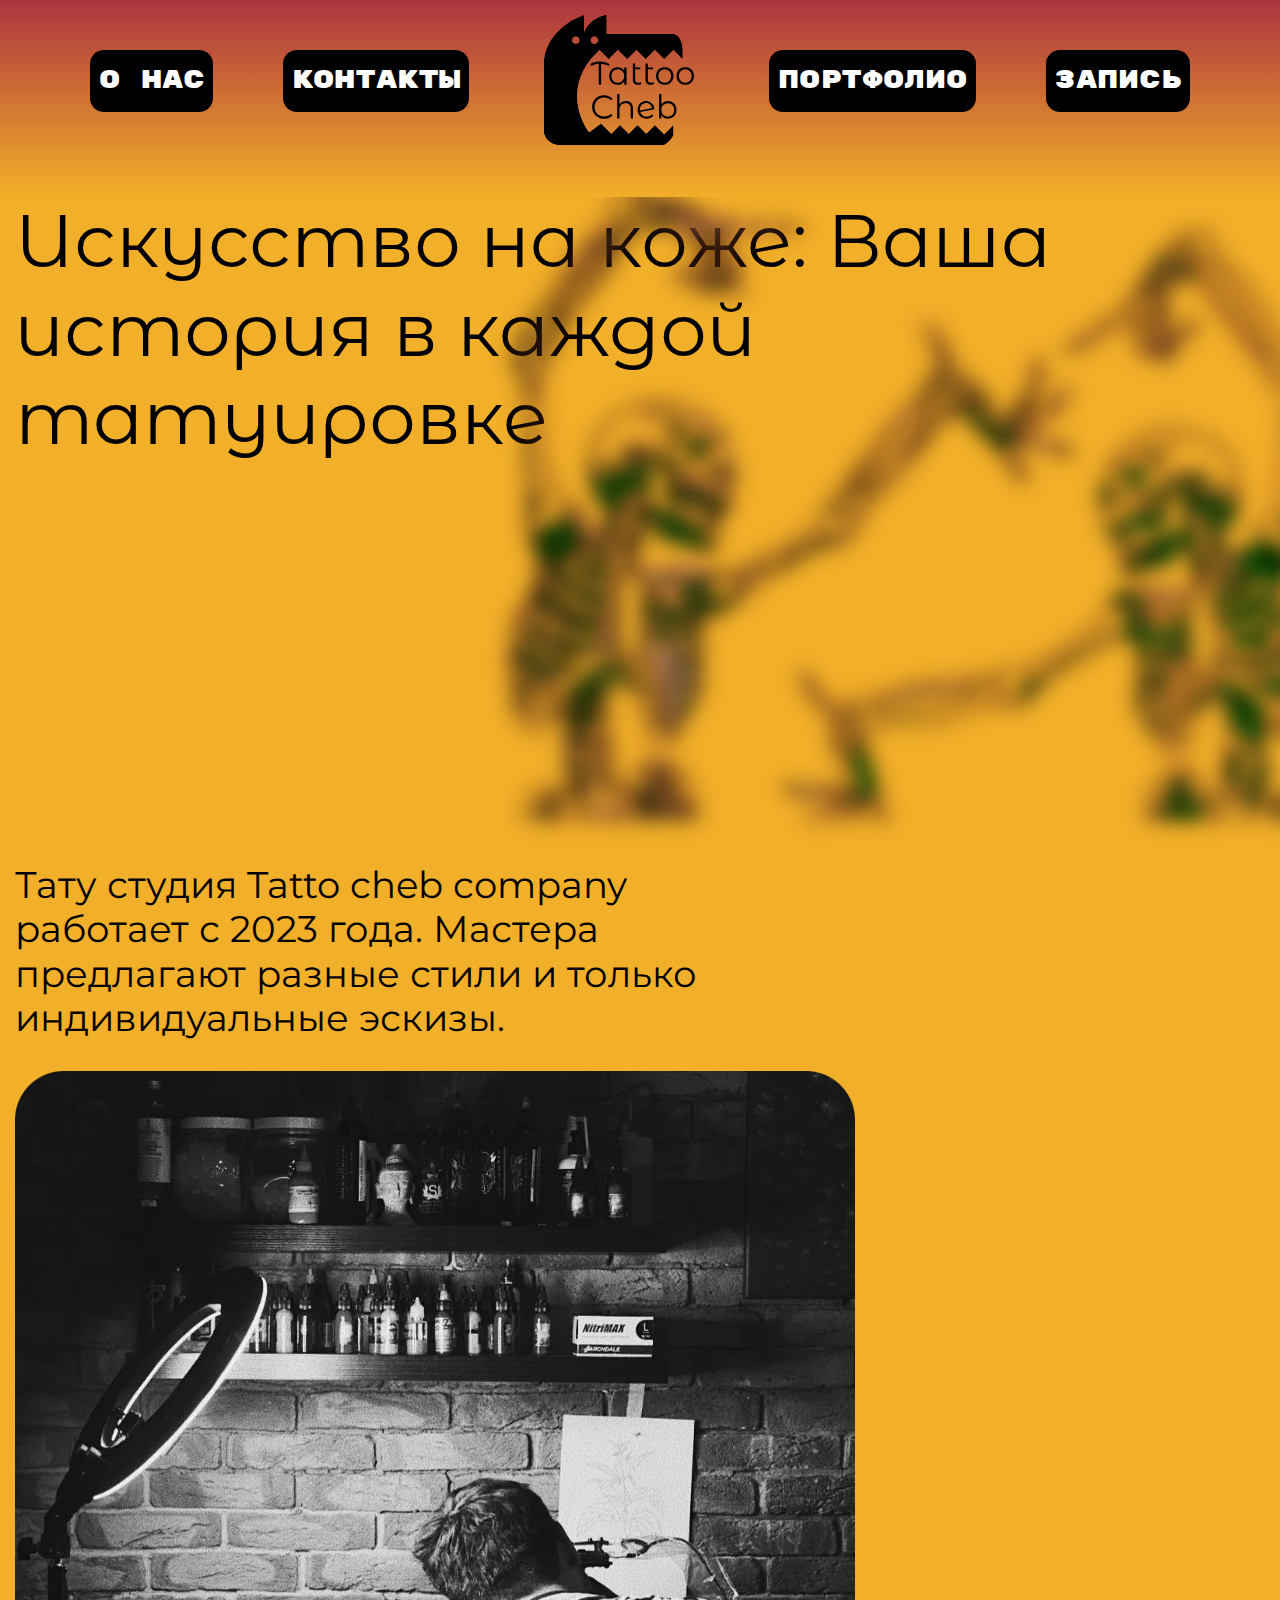
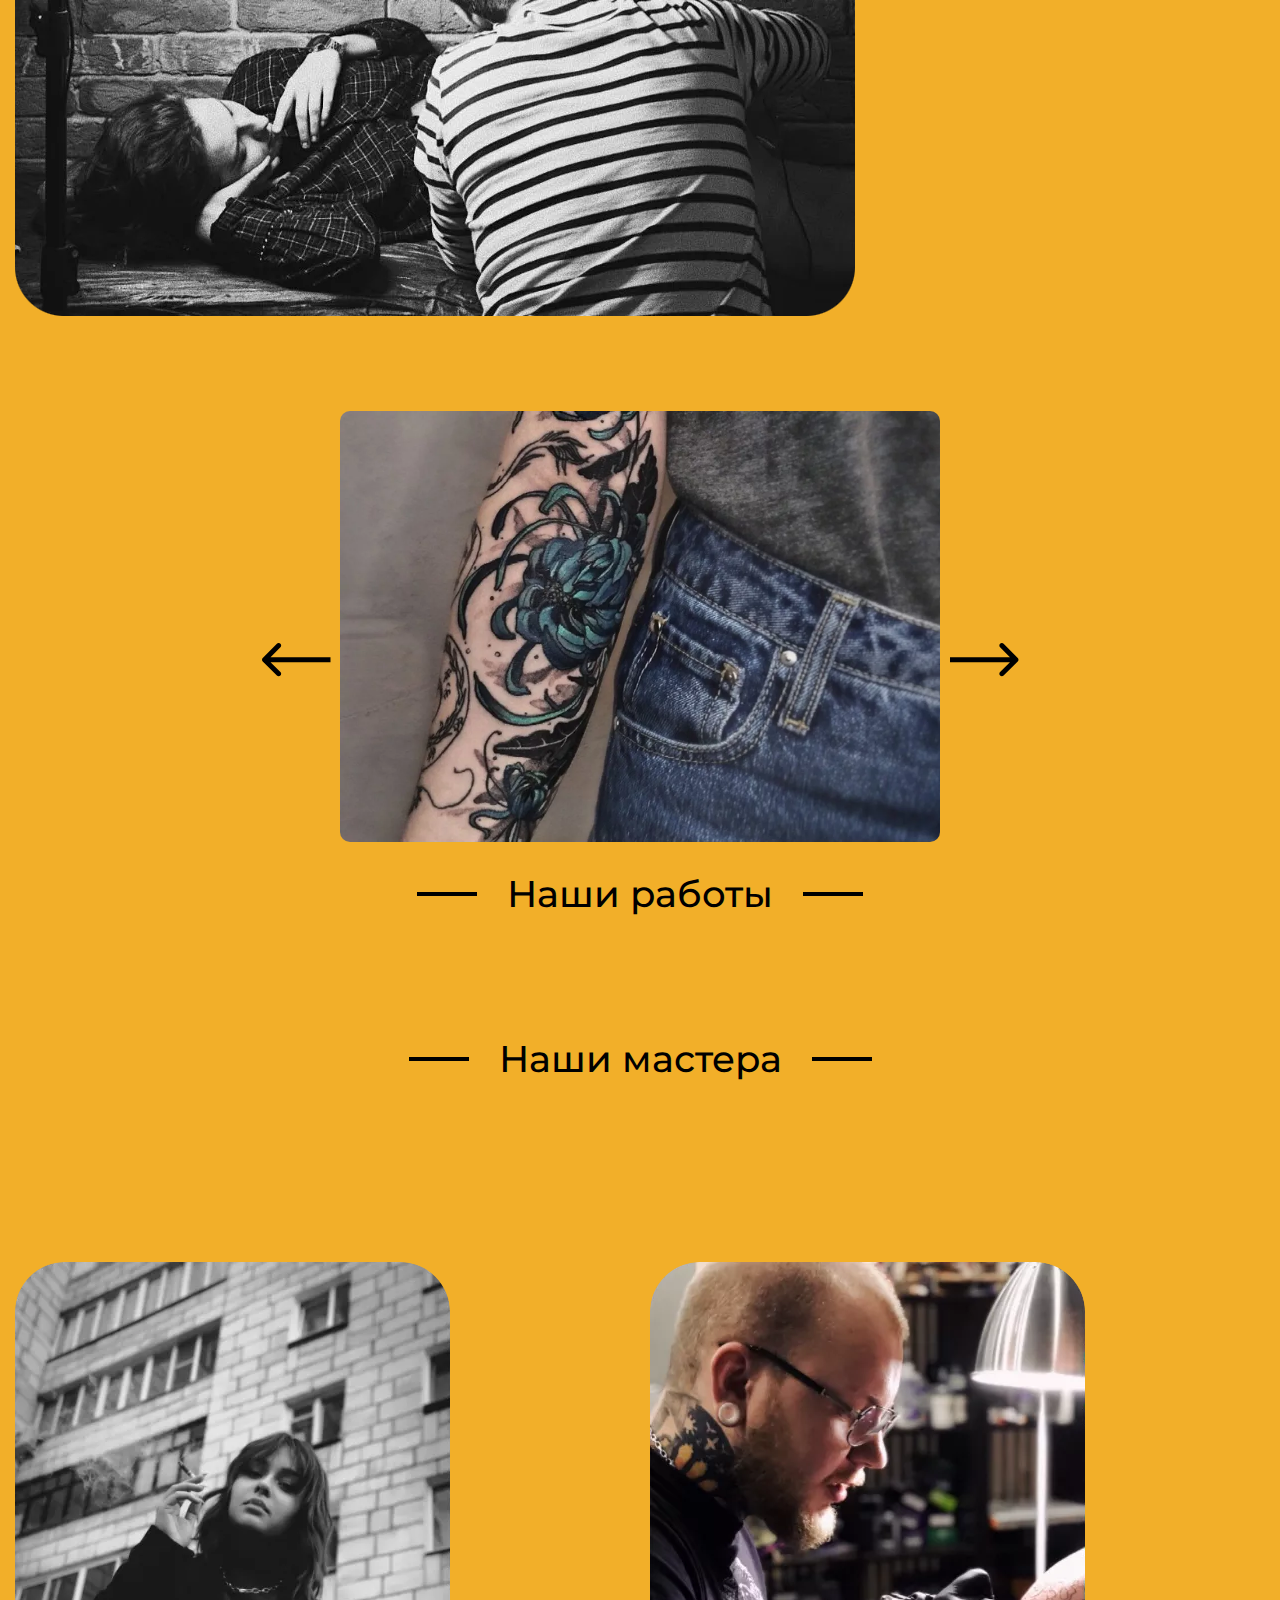
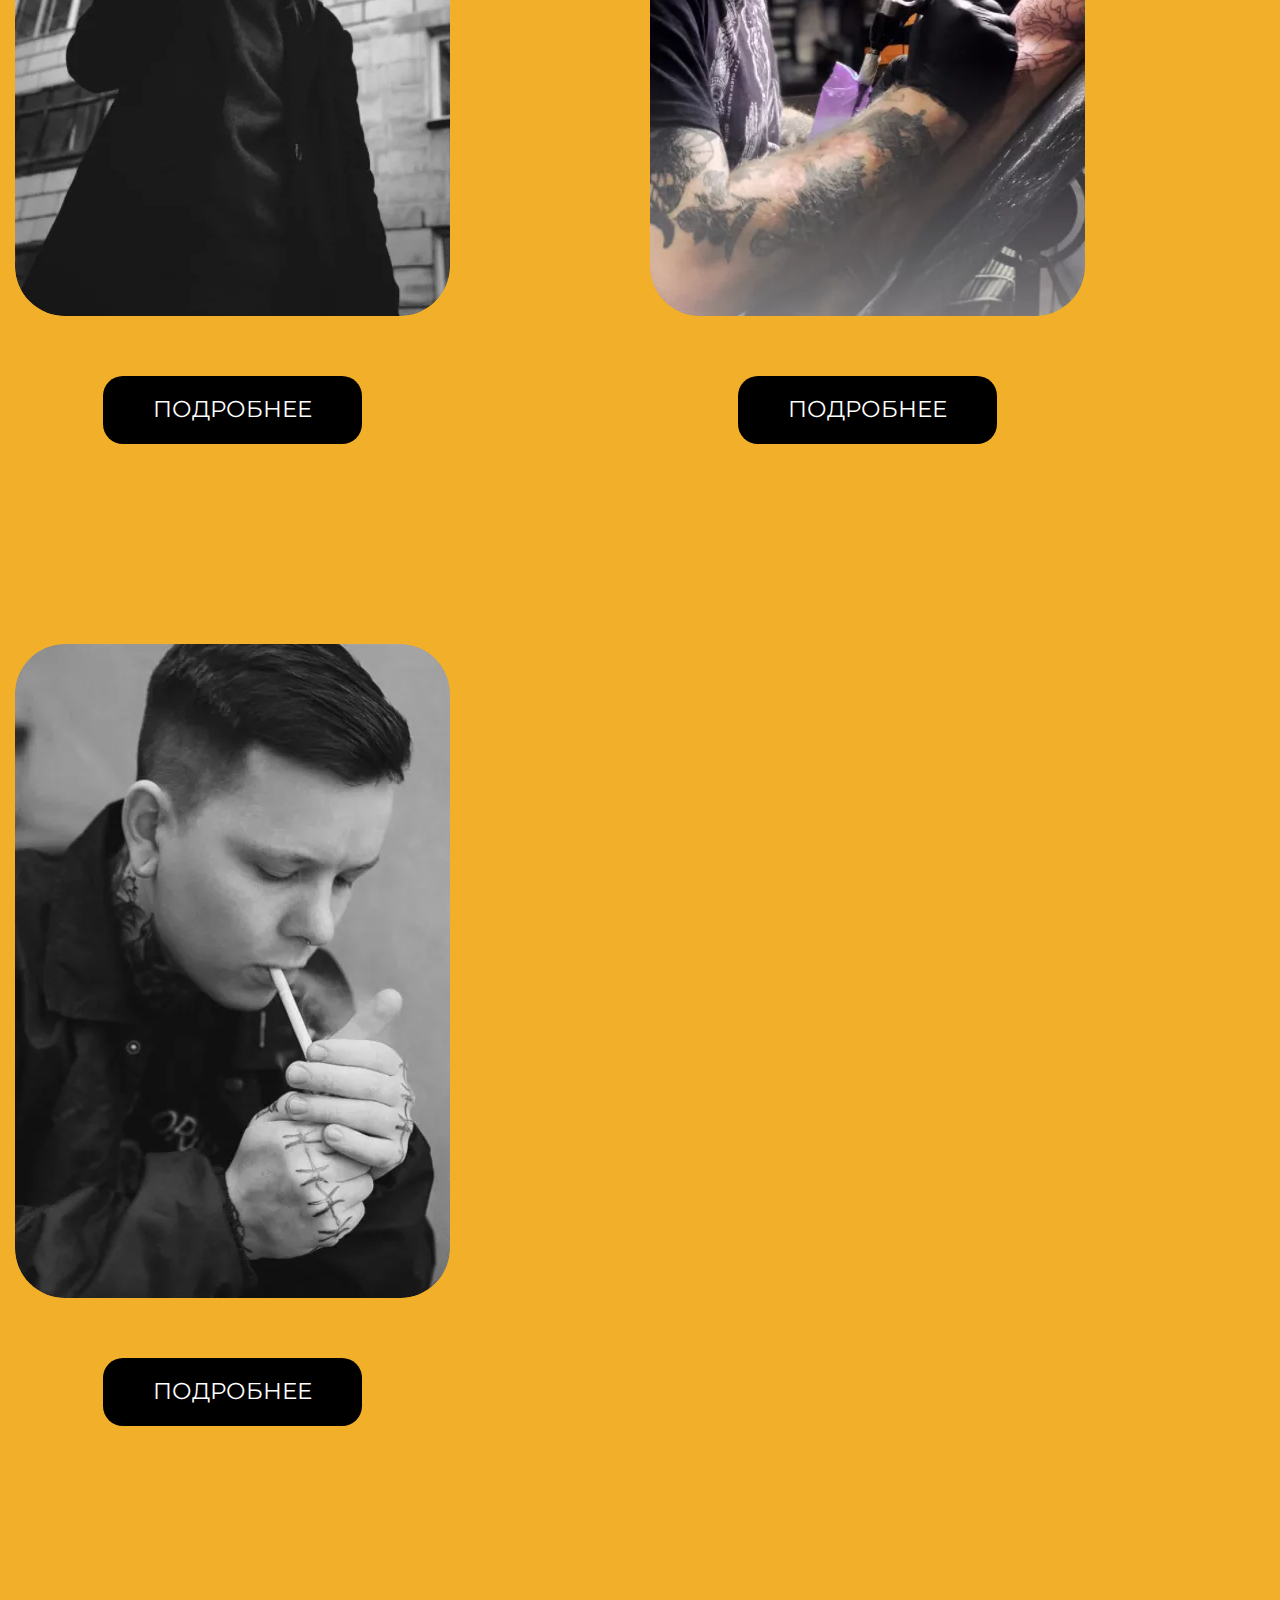
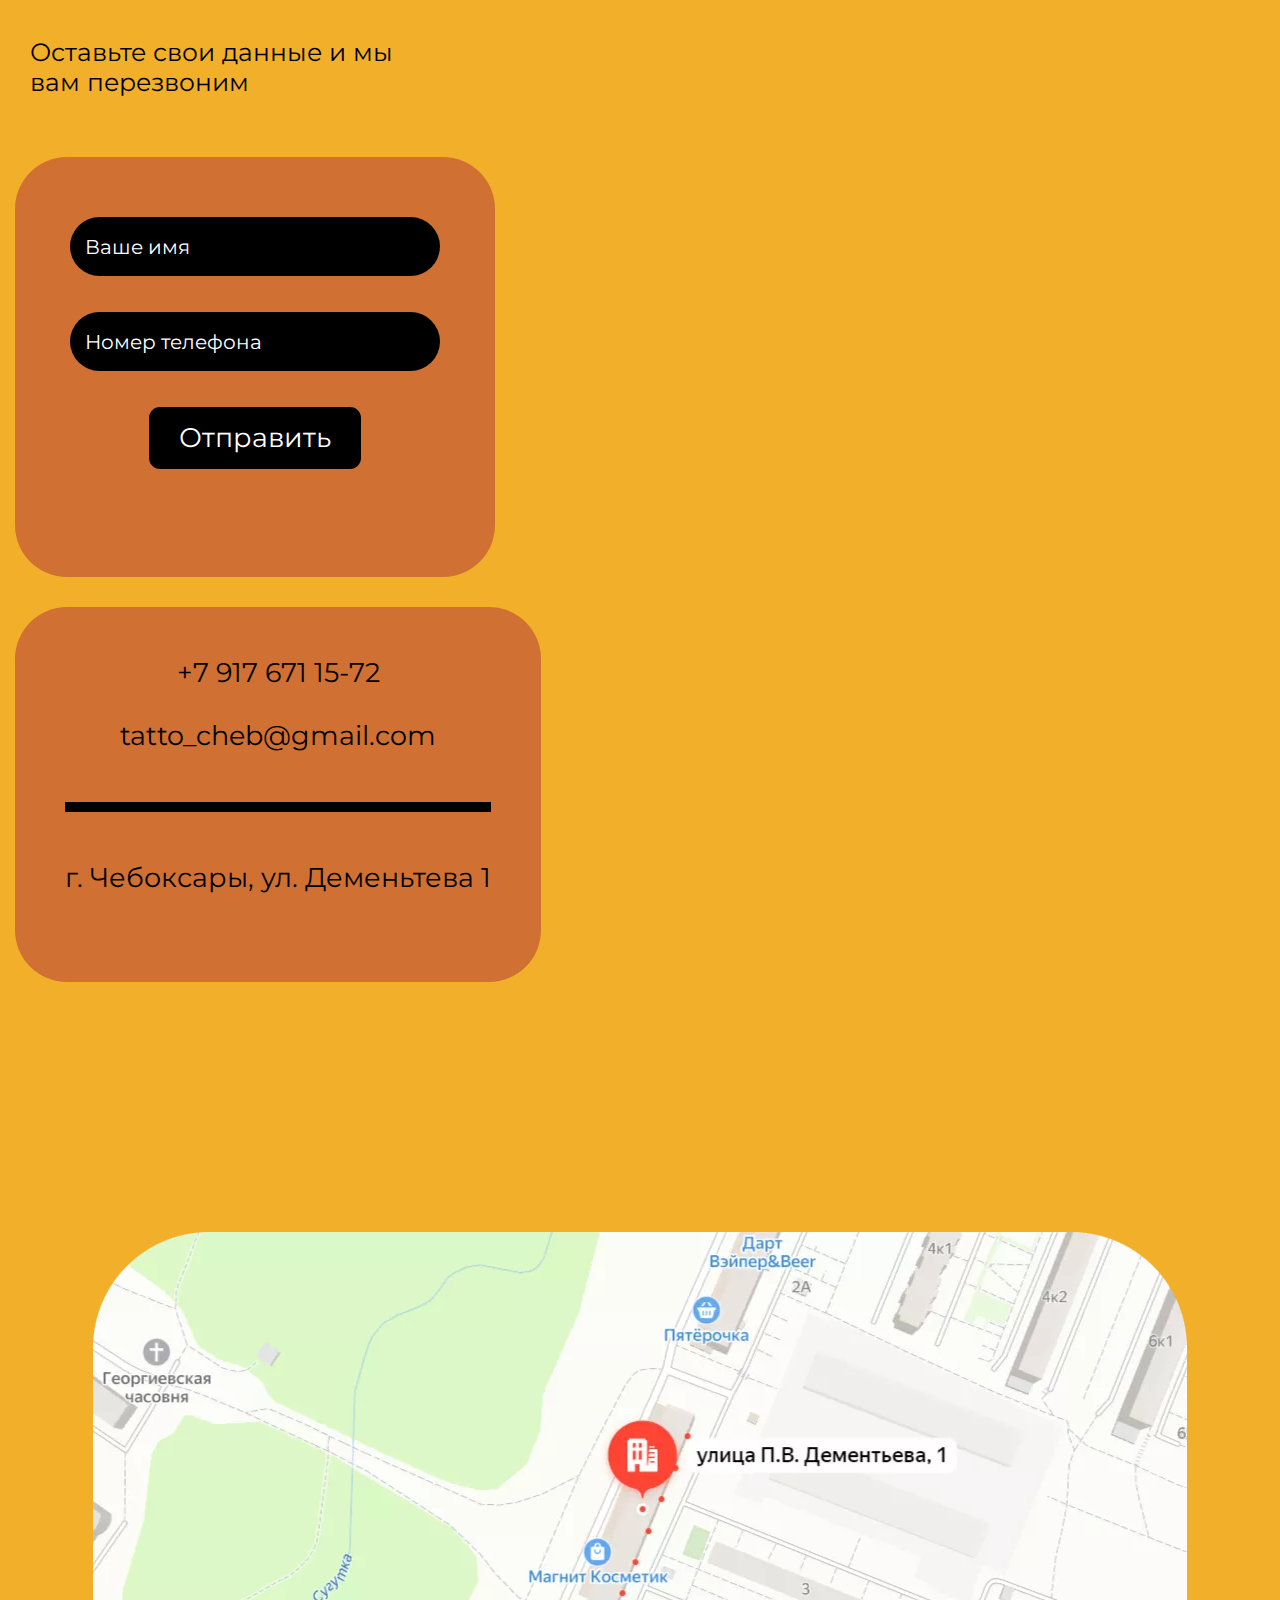
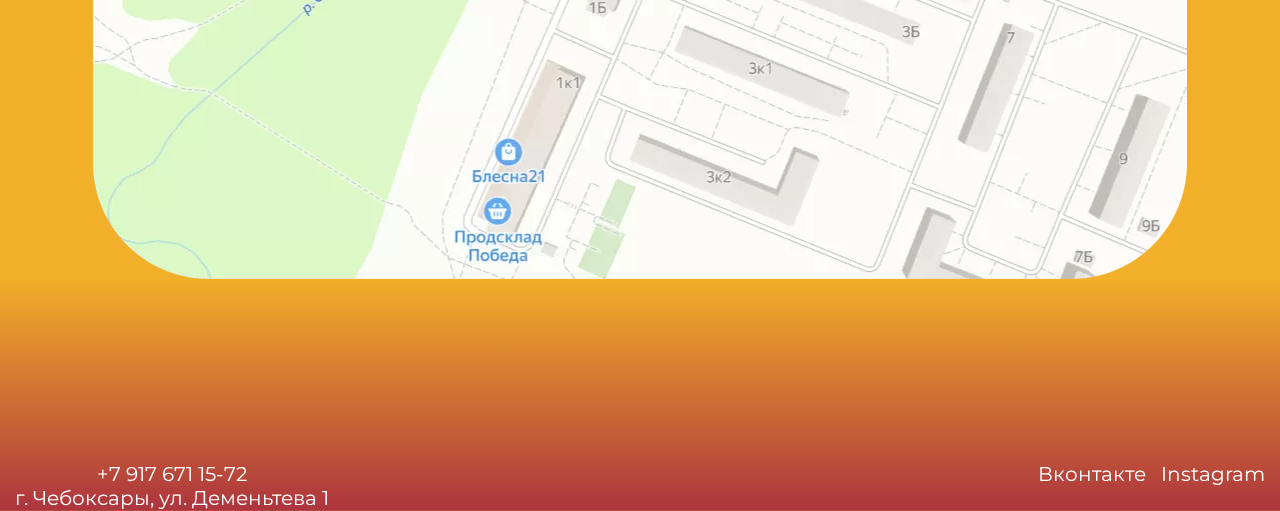
<file: index.html>
<!DOCTYPE html>
<html lang="ru">
<head>
    <meta charset="UTF-8">
    <meta name="viewport" content="width=device-width, initial-scale=1.0">
    <meta name="description" content="tattoo">
    <title>tattoo</title>
    <link rel="shortcut icon" href="./image/tattoo cheb company.svg" type="image/x-icon"/> <!-- иконка на вкладку-->	
    <link rel="stylesheet" href="./css/main.css">
</head>
<body>
<!-- Используйте для изображений WebP вместо JPEG или PNG . -->
   <!-- минимальное размер шрифта должен быть 12px -->
   <header class="header">
		<div class="header__menu menu">
			<div class="menu__icon">
				<span></span>
				<span></span>
				<span></span>
			</div>
			<nav class="menu__body">
				<ul class="menu__list">
					<li class="menu__item"><a href="#about" class="menu__link"> О нас</a></li>
					<li class="menu__item"><a href="#contacts" class="menu__link">Контакты</a></li>
				<li class="menu__item"><a href="" class="header__logo"><img src="./image/logo.svg" alt="лого" width="150" height="150" loading="lazy"></a></li>
				<li class="menu__item"><a href="#portfolio" class="menu__link">Портфолио</a></li>
				<li class="menu__item"><a href="#contacts-form" class="menu__link">запись</a></li>
				</ul>
				</nav>

		</div>
		<a href="/" class="header-logo"><img src="./image/logo.svg" alt="лого" width="150" height="15 0" loading="lazy"></a>
	</header>
  <main class="main">
	<section class="hero">
		<div class="container">
			<h1 class="hero__title">Искусство на коже: 
				Ваша история 
				в каждой 
				татуировке</h1>
		</div>
		<img src="./image/skelet.webp" alt="Скелеты" width="1016" height="724" class="hero__dekor" loading="lazy">
	</section>
	<section class="company"  id="about">	
		<h2 class="visually-hidden">О нас</h2>
		<div class="container">
			<div class="company-block">
			<div class="company-des">
<p>Тату студия Tatto cheb company работает с 2023 года. Мастера предлагают разные стили и только индивидуальные эскизы.</p>
			</div>
			<img src="./image/studio.webp" alt="Студия" width="840" height="845" class="company__img" loading="lazy">
			</div>
		</div>
	</section>
	<section class="slider-tattoo" id="portfolio">
		<div class="slider-container">
			<div class="slider">
			  <img class="slider__img" src="./image/tatto.webp" alt="татуировка" width="1066" height="765" loading="lazy">
			  <img class="slider__img" src="./image/tatto2.webp" alt="татуировка" width="1181" height="710" loading="lazy">
			  <img class="slider__img" src="./image/tatto.webp" alt="татуировка" width="1066" height="765" loading="lazy">  
			</div>
			<button class="prev-button" aria-label="Посмотреть предыдущий слайд"><svg width="68.510254" height="33.304688" viewBox="0 0 68.5103 33.3047" fill="none" xmlns="http://www.w3.org/2000/svg" xmlns:xlink="http://www.w3.org/1999/xlink">
				<defs/>
				<path  d="M8.54 19.15L18.42 29.02C19.41 30.01 19.41 31.57 18.42 32.56C17.43 33.55 15.87 33.55 14.88 32.56L0.74 18.42C-0.25 17.43 -0.25 15.87 0.74 14.88L14.88 0.74C15.87 -0.25 17.43 -0.25 18.42 0.74C19.41 1.73 19.41 3.28 18.42 4.27L8.54 14.15L68.51 14.15L68.51 19.15L8.54 19.15Z" fill="#000000" fill-opacity="1.000000" fill-rule="evenodd"/>
			</svg>
			</button>
			<button class="next-button" aria-label="Посмотреть следующий слайд"><svg width="68.510239" height="33.304688" viewBox="0 0 68.5102 33.3047" fill="none" xmlns="http://www.w3.org/2000/svg" xmlns:xlink="http://www.w3.org/1999/xlink">
				<defs/>
				<path  d="M59.96 14.15L50.09 4.27C49.1 3.28 49.1 1.73 50.09 0.74C51.08 -0.25 52.63 -0.25 53.62 0.74L67.76 14.88C68.75 15.87 68.75 17.43 67.76 18.42L53.62 32.56C52.63 33.55 51.08 33.55 50.09 32.56C49.1 31.57 49.1 30.01 50.09 29.02L59.96 19.15L0 19.15L0 14.15L59.96 14.15Z" fill="#000000" fill-opacity="1.000000" fill-rule="evenodd"/>
			</svg>
			</button>
			
		</div>
		
		  <div class="slider-tatto-block">
		  <h2 class="slider-tatto-block__title">Наши работы</h2>
		  </div>
		
	</section>
	<article class="master">
<div class="container">
	<div class="slider-tatto-block">
		<h2 class="slider-tatto-block__title slider-tatto-block__title2">Наши мастера</h2>
		</div>
	<ul class="master-cards">
		<li class="master-cards__item">
			<img src="./image/master.webp" alt="мастер" class="master-cards__img" width="435" height="654" loading="lazy">
			<a href="./details.html" class="master-cards__link">Подробнее</a>
		</li>
		<li class="master-cards__item">
			<img src="./image/master2.webp" alt="мастер" class="master-cards__img" width="435" height="654" loading="lazy">
			<a href="./details.html" class="master-cards__link">Подробнее</a>
		</li>
		<li class="master-cards__item">
			<img src="./image/master3.webp" alt="мастер" class="master-cards__img" width="435" height="654" loading="lazy">
			<a href="./details.html" class="master-cards__link">Подробнее</a>
		</li>
	</ul>
</div>
	</article>
	<article class="inform" id="contacts">
		<div class="container">
			<h3 class="inform__title">Оставьте свои данные 
				и мы вам перезвоним</h3>
				<div class="inform-block">
<form  class="form" id="contacts-form">
	<label for="name" class="form__label">
		<input type="text" placeholder="Ваше имя" id="name">
	</label>
	<label for="phone" class="form__label">
		<input type="tel" placeholder="Номер телефона" id="phone">
	</label>
<button class="form__button" type="button">Отправить</button>
</form>
<div class="contacts">
	<a href="tel:+79176711572" class="contacts__tel">+7 917 671 15-72
	</a>
	<a href="mailto:tatto_cheb@gmail.com" class="contacts__mail">tatto_cheb@gmail.com</a>
	<span class="contacts__line"></span>
	<address class="contacts__address">г. Чебоксары, ул. Деменьтева 1</address>
</div>
				</div>


		</div>
	</article>
	<section class="map">
		<h3 class="visually-hidden">карта</h3>
		<div class="container">
			<img src="./image/map.webp" alt="карта" class="map__img" width="1094" height="647">
		</div>
	</section>
  </main>
  <footer class="footer">
	<div class="container">
		<div class="footer-block">
			<address class="footer-block__address">
				<a href="tel:+79176711572" class="contacts__tel">+7 917 671 15-72</a>
				<p>г. Чебоксары, ул. Деменьтева 1</p>
			</address>
<div class="social">
	<a href="/" class="social__link">Вконтакте </a>
	<a href="/" class="social__link"> Instagram</a>
</div>
		</div>
	</div>
  </footer>

    <script src="./JavaScript/main.js"></script>
</body>
</html>
</file>
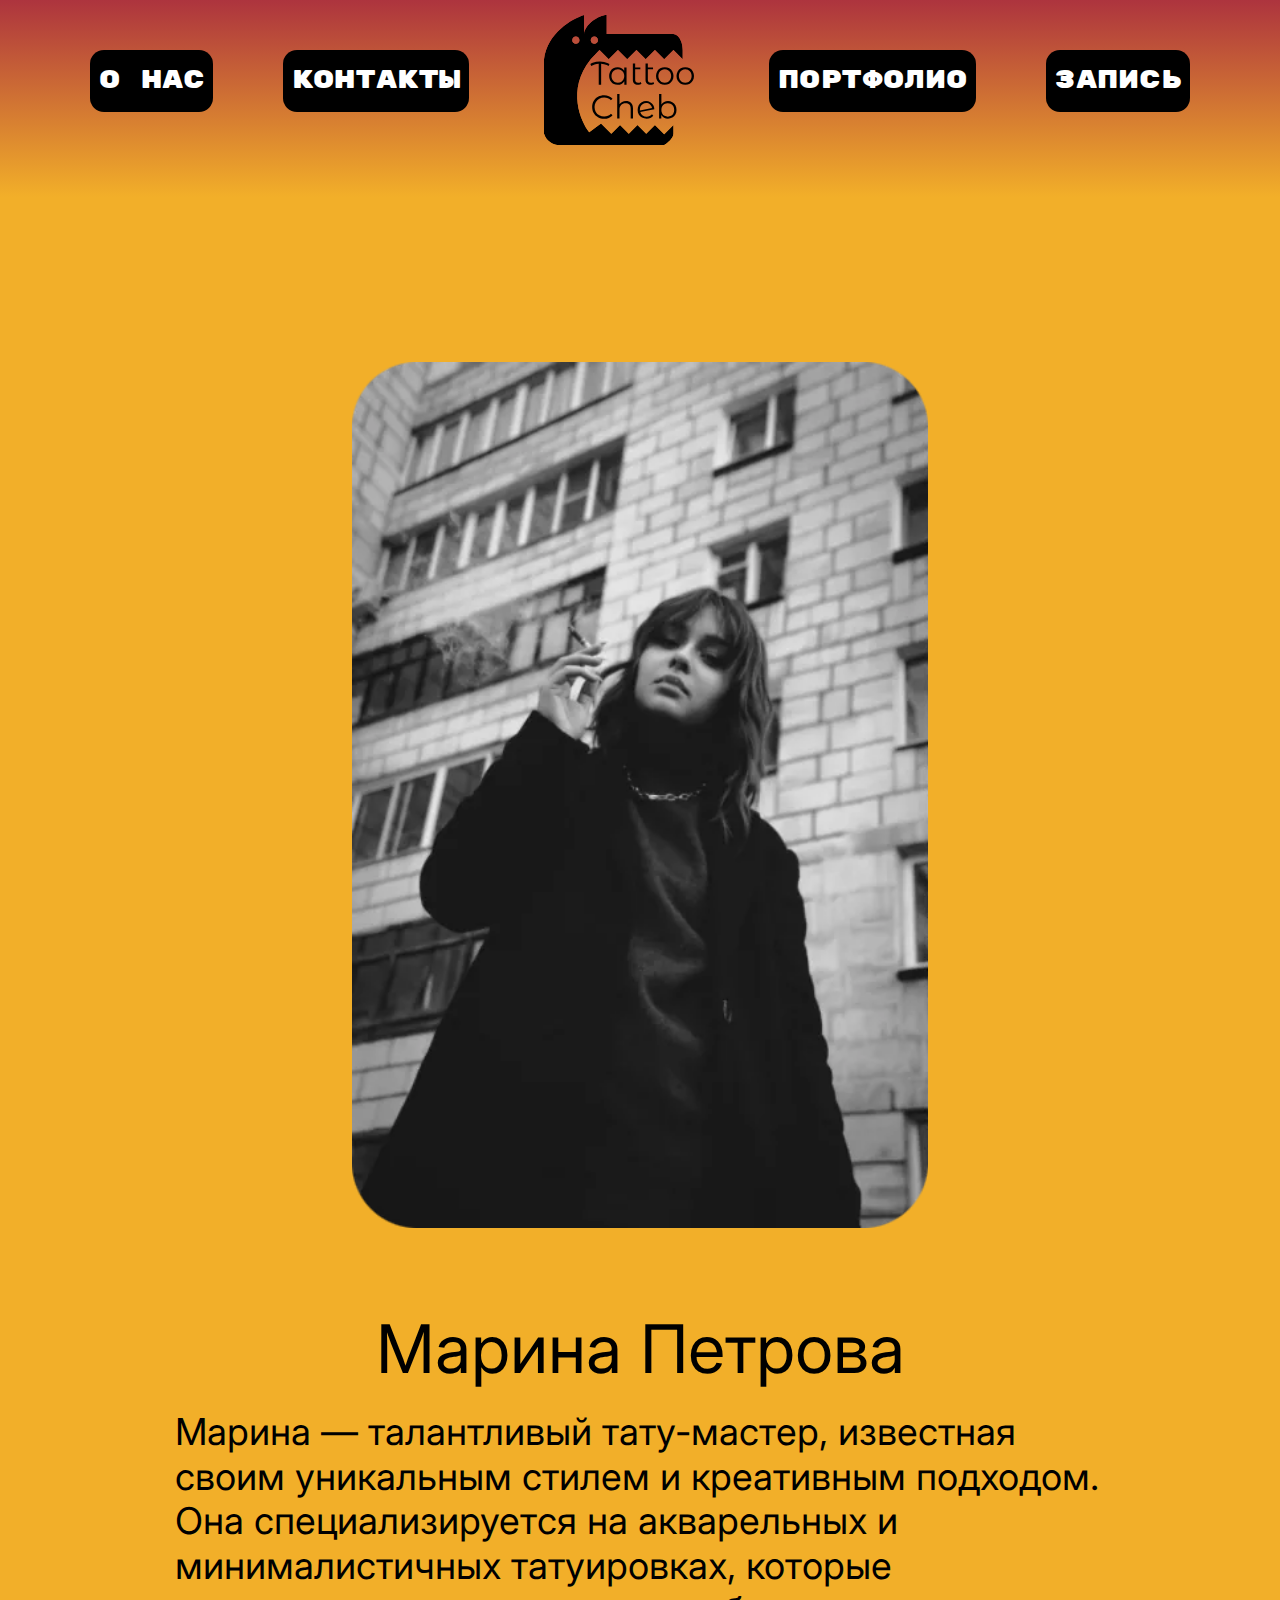
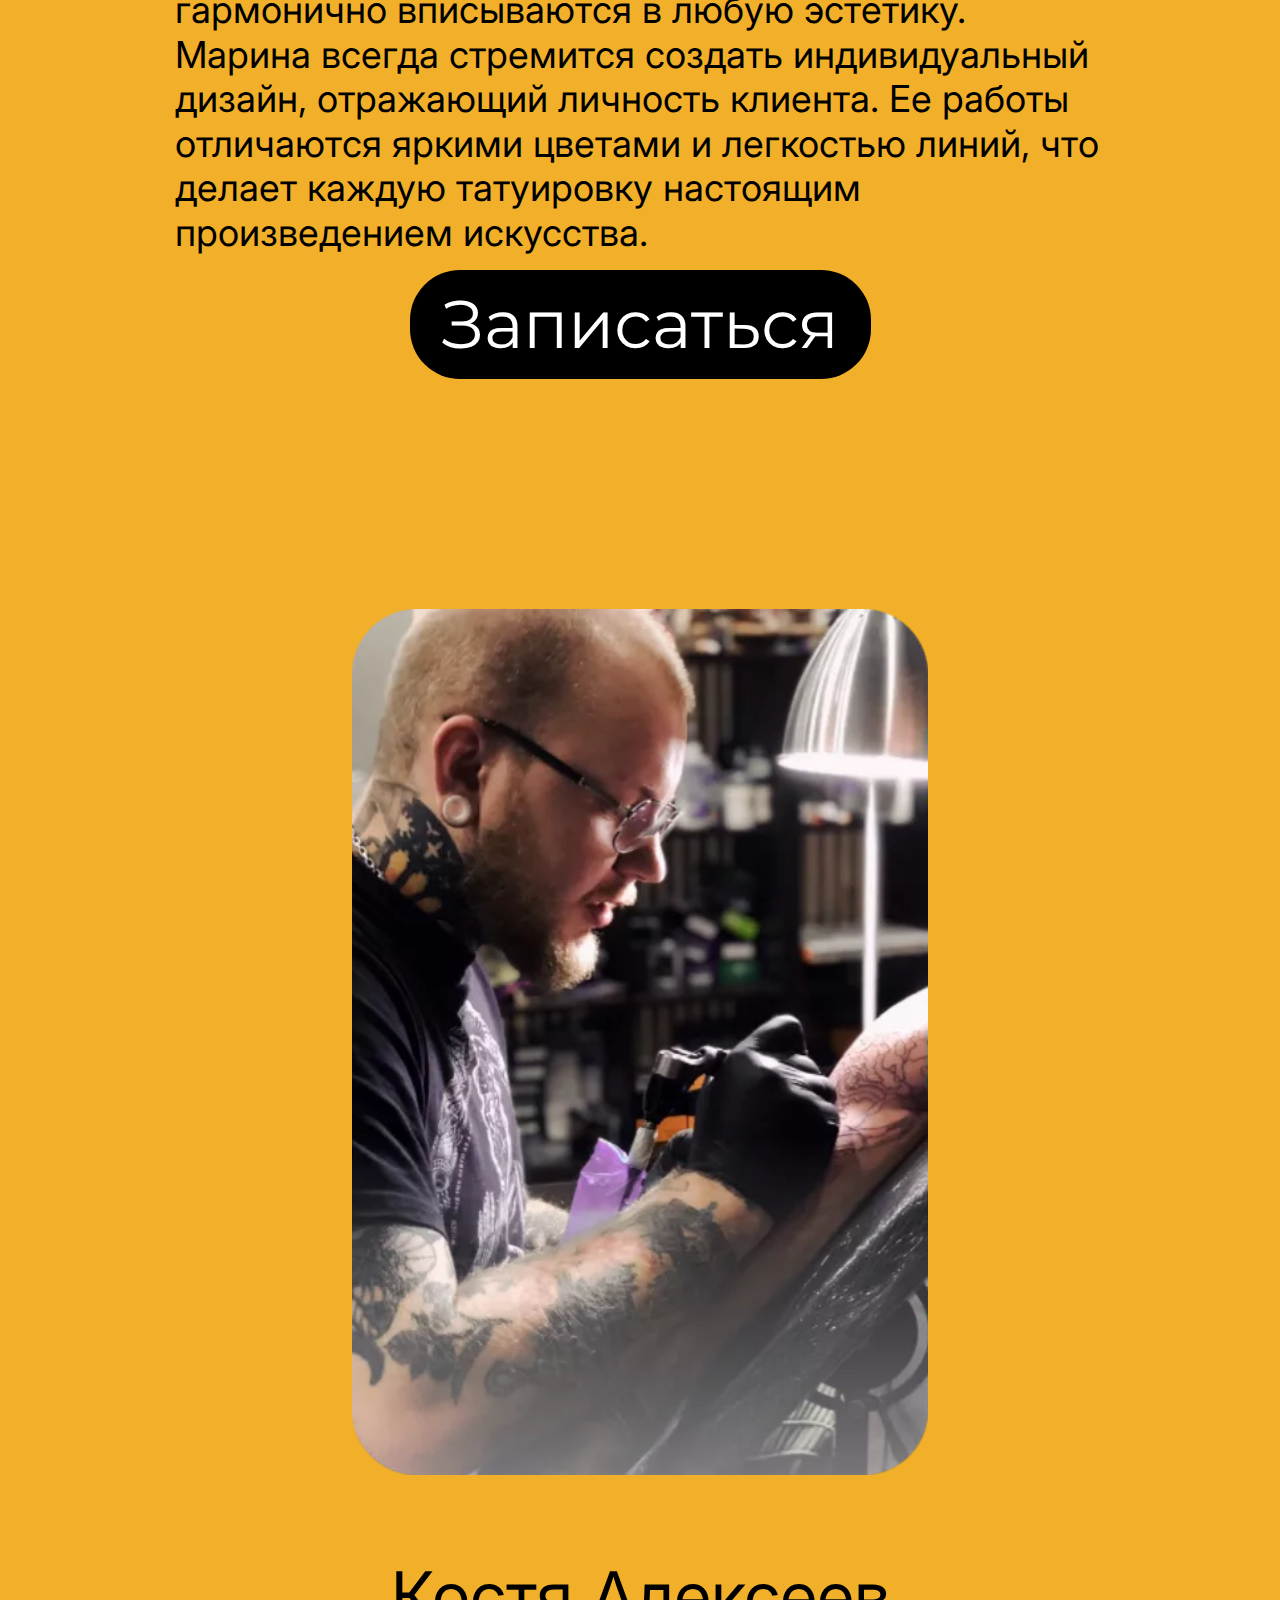
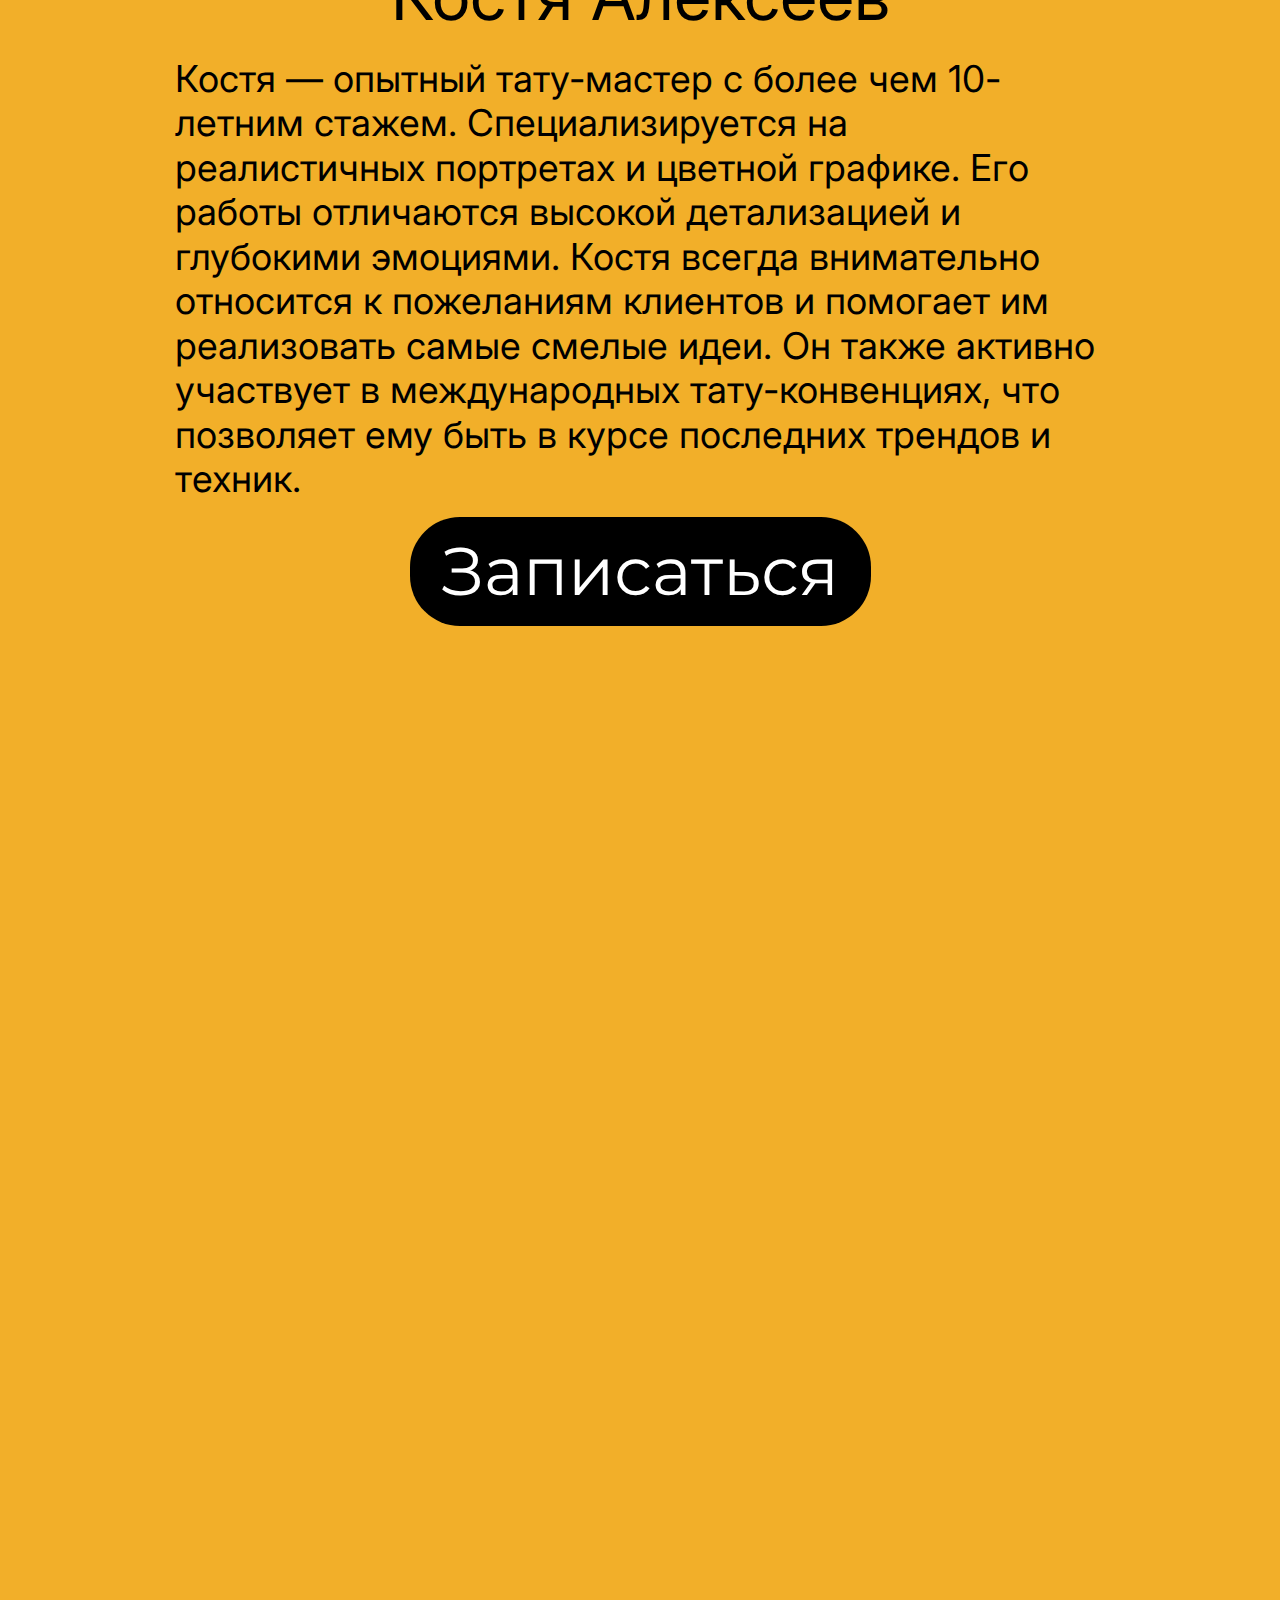
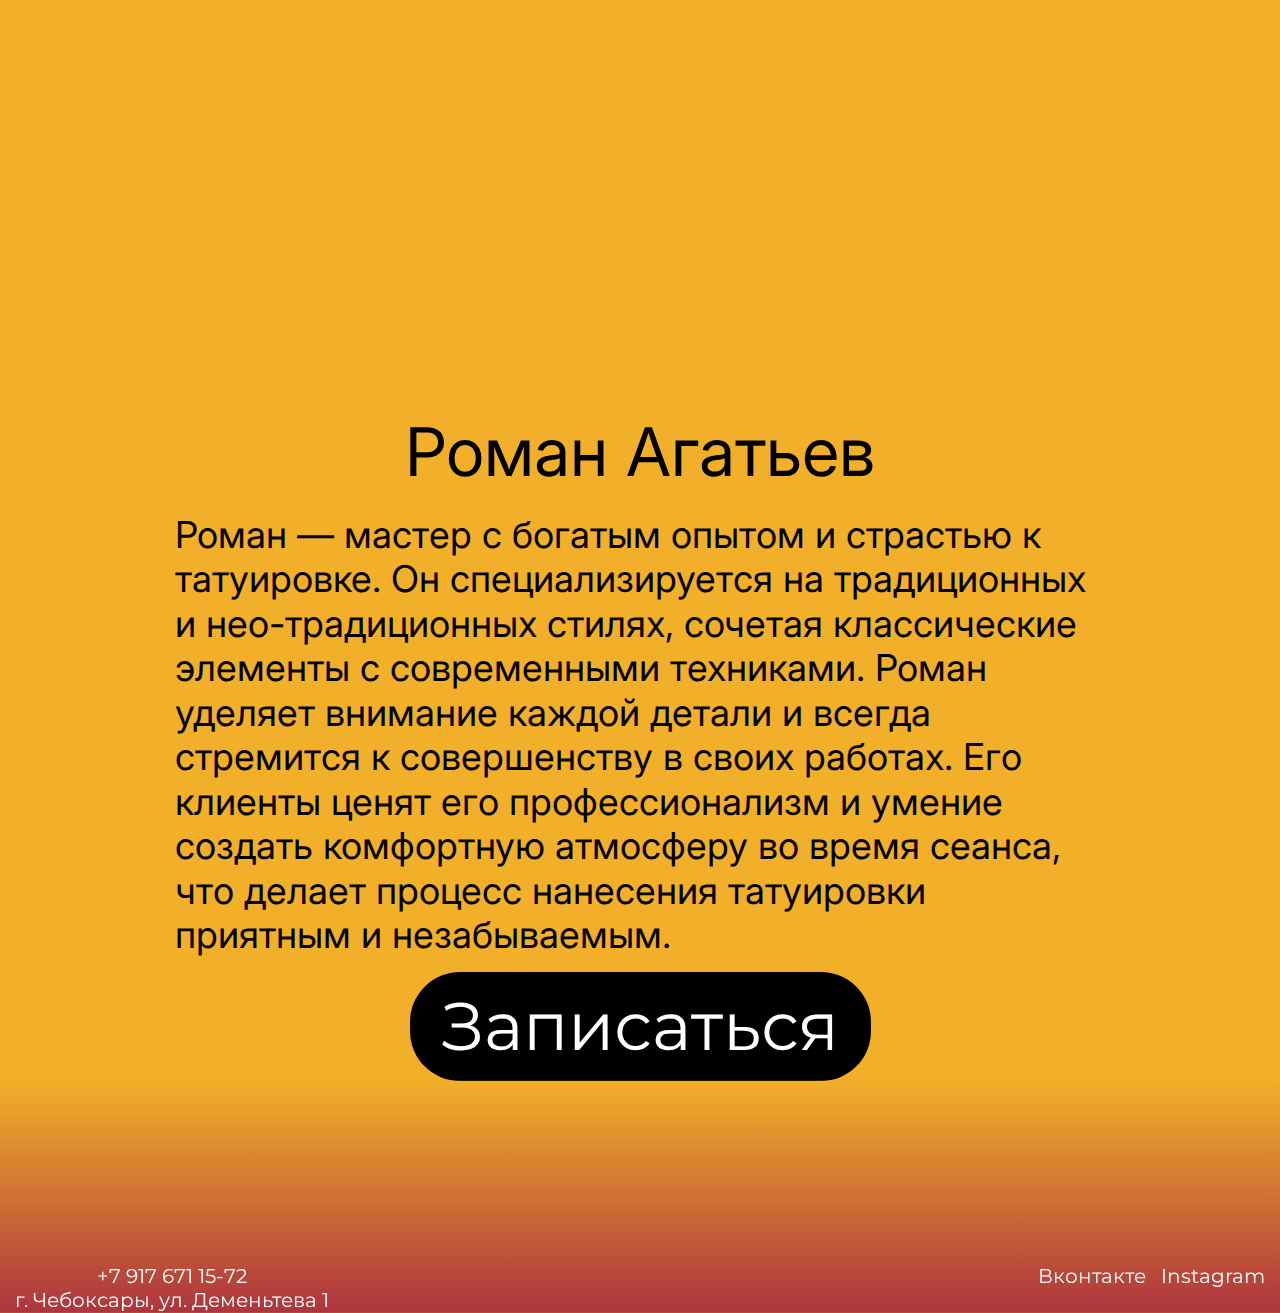
<file: details.html>
<!DOCTYPE html>
<html lang="ru">
  <head>
    <meta charset="UTF-8" />
    <meta name="viewport" content="width=device-width, initial-scale=1.0" />
    <meta name="description" content="tattoo" />
    <title>tattoo</title>
    <link rel="shortcut icon" href="./image/tattoo cheb company.svg" type="image/x-icon">
    <!-- иконка на вкладку-->
    <link rel="stylesheet" href="./css/main.css" />
  </head>
  <body>
    <!-- Используйте для изображений WebP вместо JPEG или PNG . -->
    <!-- минимальное размер шрифта должен быть 12px -->
    <header class="header">
      <div class="header__menu menu">
        <div class="menu__icon">
          <span></span>
          <span></span>
          <span></span>
        </div>
        <nav class="menu__body">
          <ul class="menu__list">
            <li class="menu__item">
              <a href="index.html" class="menu__link"> О нас</a>
            </li>
            <li class="menu__item">
              <a href="index.html" class="menu__link">Контакты</a>
            </li>
            <li class="menu__item">
              <a href="index.html" class="header__logo"
                ><img
                  src="./image/logo.svg"
                  alt="лого"
                  width="150"
                  height="150"
                  loading="lazy"
              /></a>
            </li>
            <li class="menu__item">
              <a href="index.html" class="menu__link">Портфолио</a>
            </li>
            <li class="menu__item">
              <a href="index.html" class="menu__link">запись</a>
            </li>
          </ul>
        </nav>
      </div>
      <a href="/" class="header-logo"
        ><img
          src="./image/logo.svg"
          alt="лого"
          width="150"
          height="15 0"
          loading="lazy"
      /></a>
    </header>
    <main class="main">
      <section class="details">
        <h1 class="visually-hidden">Информация о мастерах</h1>
        <div class="container">
          <ul class="details-master">
            <li class="details-master__item">
              <img
                src="./image/master.webp"
                alt="мастер"
                class="details-master__img"
                width="576" height="1075" loading="lazy"
              />
              <div class="master-about">
                <p class="master-about__name">Марина Петрова</p>
                <p class="master-about__descr">
                  Марина — талантливый тату-мастер, известная своим уникальным
                  стилем и креативным подходом. Она специализируется на
                  акварельных и минималистичных татуировках, которые гармонично
                  вписываются в любую эстетику. Марина всегда стремится создать
                  индивидуальный дизайн, отражающий личность клиента. Ее работы
                  отличаются яркими цветами и легкостью линий, что делает каждую
                  татуировку настоящим произведением искусства.
                </p>
                <button class="details-master__button">Записаться</button>
              </div>
            </li>
            <li class="details-master__item">
              <img
                src="./image/master2.webp"
                alt="мастер"
                class="details-master__img"
                 width="576" height="1075" loading="lazy"
              />
              <div class="master-about">
                <p class="master-about__name" id="kostian">Костя Алексеев</p>
                <p class="master-about__descr">
                  Костя — опытный тату-мастер с более чем 10-летним стажем.
                  Специализируется на реалистичных портретах и цветной графике.
                  Его работы отличаются высокой детализацией и глубокими
                  эмоциями. Костя всегда внимательно относится к пожеланиям
                  клиентов и помогает им реализовать самые смелые идеи. Он также
                  активно участвует в международных тату-конвенциях, что
                  позволяет ему быть в курсе последних трендов и техник.
                </p>
                <button class="details-master__button">Записаться</button>
              </div>
            </li>
            <li class="details-master__item">
              <img
                src="./image/master3.webp"
                alt="мастер"
                class="details-master__img"
                 width="576" height="1075" loading="lazy"
              />
              <div class="master-about">
                <p class="master-about__name">Роман Агатьев</p>
                <p class="master-about__descr">
                  Роман — мастер с богатым опытом и страстью к татуировке. Он
                  специализируется на традиционных и нео-традиционных стилях,
                  сочетая классические элементы с современными техниками. Роман
                  уделяет внимание каждой детали и всегда стремится к
                  совершенству в своих работах. Его клиенты ценят его
                  профессионализм и умение создать комфортную атмосферу во время
                  сеанса, что делает процесс нанесения татуировки приятным и
                  незабываемым.
                </p>
                <button class="details-master__button">Записаться</button>
              </div>
            </li>
          </ul>
        </div>
      </section>
    </main>
    <footer class="footer">
      <div class="container">
        <div class="footer-block">
          <address class="footer-block__address">
            <a href="tel:+79176711572" class="contacts__tel"
              >+7 917 671 15-72</a
            >
            <p>г. Чебоксары, ул. Деменьтева 1</p>
          </address>
          <div class="social">
            <a href="/" class="social__link">Вконтакте </a>
            <a href="/" class="social__link"> Instagram</a>
          </div>
        </div>
      </div>
    </footer>

    <script src="./JavaScript/main.js"></script>
  </body>
</html>
</file>
<file: css/main.css>
@charset "UTF-8";
/**
  Нормализация блочной модели
 */
* {
  margin: 0;
  padding: 0;
}

*,
*::before,
*::after {
  box-sizing: border-box;
}

/**
  Убираем внутренние отступы слева тегам списков,
  у которых есть атрибут class
 */
:where(ul, ol):where([class]) {
  padding-left: 0;
}

/**
  Убираем внешние отступы body и двум другим тегам,
  у которых есть атрибут class
 */
body,
:where(blockquote, figure):where([class]) {
  margin: 0;
}

/**
  Убираем внешние отступы вертикали нужным тегам,
  у которых есть атрибут class
 */
:where(h1,
h2,
h3,
h4,
h5,
h6,
p,
ul,
ol,
dl):where([class]) {
  margin-block: 0;
}

:where(dd[class]) {
  margin-left: 0;
}

:where(fieldset[class]) {
  margin-left: 0;
  padding: 0;
  border: none;
}

/**
  Убираем стандартный маркер маркированному списку,
  у которого есть атрибут class
 */
:where(ul[class]) {
  list-style: none;
}

:where(address[class]) {
  font-style: normal;
}

/**
  Обнуляем вертикальные внешние отступы параграфа,
  объявляем локальную переменную для внешнего отступа вниз,
  чтобы избежать взаимодействие с более сложным селектором
 */
p {
  --paragraphMarginBottom: 24px;
  margin-block: 0;
}

/**
  Внешний отступ вниз для параграфа без атрибута class,
  который расположен не последним среди своих соседних элементов
 */
p:where(:not([class]):not(:last-child)) {
  margin-bottom: var(--paragraphMarginBottom);
}

/**
  Упрощаем работу с изображениями
 */
img {
  display: block;
  max-width: 100%;
  height: auto;
}

/**
  Наследуем свойства шрифт для полей ввода
 */
input,
textarea,
select,
button {
  font: inherit;
}

html {
  /**
    Пригодится в большинстве ситуаций
    (когда, например, нужно будет "прижать" футер к низу сайта)
   */
  height: 100%;
}

/**
  Плавный скролл
 */
html,
:has(:target) {
  scroll-behavior: smooth;
}

body {
  /**
    Пригодится в большинстве ситуаций
    (когда, например, нужно будет "прижать" футер к низу сайта)
   */
  min-height: 100%;
  /**
    Унифицированный интерлиньяж
   */
  line-height: 1.5;
}

/**
  Приводим к единому цвету svg-элементы
 */
svg *[fill] {
  fill: currentColor;
}

svg *[stroke] {
  stroke: currentColor;
}

/**
  Чиним баг задержки смены цвета при взаимодействии с svg-элементами
 */
svg * {
  transition-property: fill, stroke;
}

/**
  Удаляем все анимации и переходы для людей,
  которые предпочитают их не использовать
 */
@media (prefers-reduced-motion: reduce) {
  * {
    animation-duration: 0.01ms !important;
    animation-iteration-count: 1 !important;
    transition-duration: 0.01ms !important;
    scroll-behavior: auto !important;
  }
}
.visually-hidden {
  position: absolute !important;
  width: 1px !important;
  height: 1px !important;
  margin: -1px !important;
  border: 0 !important;
  padding: 0 !important;
  white-space: nowrap !important;
  -webkit-clip-path: inset(100%) !important;
          clip-path: inset(100%) !important;
  clip: rect(0 0 0 0) !important;
  overflow: hidden !important;
}

body {
  color: #fff;
  background-color: rgb(242, 175, 41);
  font-family: "Monserrat-Regular", sans-serif;
  font-size: clamp(1rem, 0.701rem + 1.23vw, 2.25rem);
  line-height: 1.2;
}
body.lock {
  overflow: hidden;
}

html {
  width: 100%;
  height: 100%;
}

a, button, input, textarea, svg * {
  transition: 0.3s;
}

a {
  text-decoration: none;
  color: inherit;
}

main {
  overflow: hidden;
}

.container {
  max-width: 1770px;
  margin: 0 auto;
  padding: 0 15px;
}

.slider-tatto-block__title2 {
  margin-bottom: 60px;
}

@media (hover: hover) {
  button:hover {
    background-color: #000;
    color: #fff;
  }
}
@media (hover: none) {
  button:active {
    background-color: #fff;
    color: #000;
  }
}
@font-face {
  font-family: "Monserrat-Medium";
  src: url("./../fonts/Montserrat-Medium.woff2") format("woff2");
  font-weight: 500;
  font-style: normal;
  font-display: swap;
}
@font-face {
  font-family: "Monserrat-Regular";
  src: url("./../fonts/Montserrat-Regular.woff2") format("woff2");
  font-weight: 400;
  font-style: normal;
  font-display: swap;
}
@font-face {
  font-family: "Monserrat-Alertnation";
  src: url("./../fonts/MontserratAlternates-Regular.woff2") format("woff2");
  font-weight: 400;
  font-style: normal;
  font-display: swap;
}
@font-face {
  font-family: "Rubik";
  src: url("./../fonts/RubikMonoOne-Regular.woff2") format("woff2");
  font-weight: 400;
  font-style: normal;
  font-display: swap;
}
@font-face {
  font-family: "RuslanDisplay";
  src: url("./../fonts/RuslanDisplay.woff2") format("woff2");
  font-weight: 400;
  font-style: normal;
  font-display: swap;
}
@font-face {
  font-family: "Inter";
  src: url("./../fonts/Inter24pt-Regular.woff2") format("woff2");
  font-weight: 400;
  font-style: normal;
  font-display: swap;
}
.header {
  background-image: linear-gradient(180deg, rgb(173, 52, 62) 0%, rgb(242, 175, 41) 100%);
  padding: 10px;
  display: flex;
  justify-content: center;
  align-items: center;
  position: relative;
}
@media (max-width: 1200px) {
  .header {
    justify-content: space-between;
  }
}
.header__logo {
  display: inline-flex;
  padding: 5px;
  text-decoration: none;
}
@media (max-width: 1200px) {
  .header__logo {
    display: none;
  }
}

@media (min-width: 1200px) and (max-width: 5000px) {
  .header-logo {
    display: none;
  }
}

.menu__icon {
  display: none;
}
@media (max-width: 1200px) {
  .menu__icon {
    display: block;
    width: 30px;
    height: 18px;
    position: relative;
    z-index: 5;
    cursor: pointer;
  }
  .menu__icon span {
    position: absolute;
    top: calc(50% - 1px);
    left: 0;
    width: 100%;
    height: 2px;
    background-color: #fff;
    transition: all 0.2s;
  }
  .menu__icon span:first-child {
    top: 0;
  }
  .menu__icon span:last-child {
    top: auto;
    bottom: 0;
  }
  .menu__icon.active span {
    transform: scale(0);
  }
  .menu__icon.active span:first-child {
    transform: rotate(-45deg);
    top: calc(50% - 1px);
  }
  .menu__icon.active span:last-child {
    transform: rotate(45deg);
    bottom: calc(50% - 1px);
  }
}
@media (max-width: 1200px) {
  .menu__body {
    position: absolute;
    top: 0;
    left: -100%;
    height: 100vh;
    width: 100%;
    background-color: rgba(0, 0, 0, 0.8);
    transition: all 0.2s;
  }
}
.menu__body.active {
  left: 0;
}
.menu__list {
  list-style-type: none;
  display: flex;
  align-items: center;
  gap: 70px;
  margin-bottom: 35px;
}
@media (max-width: 1200px) {
  .menu__list {
    flex-direction: column;
    padding: 30px;
    row-gap: 30px;
    height: 100%;
    width: 60%;
    background-color: #f15412;
    overflow: auto;
  }
}
.menu__link {
  position: relative;
  display: inline-flex;
  align-items: center;
  font-family: "Rubik";
  font-size: clamp(1rem, 0.761rem + 0.98vw, 2rem);
  background-color: #000;
  border-radius: 14px;
  padding: 16px 9px;
  transition: 0.3s;
}
.menu__link:hover {
  background-color: #fff;
  color: #000;
}

/*--------------------/Меню--------------------*/
.hero {
  position: relative;
  z-index: -1;
  margin-bottom: 400px;
}

.hero__title {
  color: #000;
  font-family: "Monserrat-Alertnation";
  font-size: clamp(2.938rem, 2.205rem + 3.01vw, 6rem);
  font-weight: 400;
  max-width: 1053px;
}

.hero__dekor {
  position: absolute;
  top: -90px;
  right: -160px;
}
@media (max-width: 3000px) {
  .hero__dekor {
    right: 400px;
  }
}
@media (max-width: 2500px) {
  .hero__dekor {
    right: 200px;
  }
}
@media (max-width: 2000px) {
  .hero__dekor {
    right: 50px;
  }
}
@media (max-width: 1500px) {
  .hero__dekor {
    right: -150px;
  }
}
@media (max-width: 1200px) {
  .hero__dekor {
    top: 12px;
  }
}

.company-block {
  display: flex;
  flex-wrap: wrap;
  gap: 10px;
  margin-bottom: 95px;
}

.company-des p {
  color: #000;
  font-size: clamp(1.5rem, 1.141rem + 1.47vw, 3rem);
  max-width: 708px;
  margin-bottom: 20px;
}

.slider-tattoo {
  margin-bottom: 120px;
  max-width: 600px;
  margin: 0 auto;
  position: relative;
}

.slider-tatto-block {
  display: flex;
  justify-content: center;
  margin-bottom: 121px;
}
.slider-tatto-block__title {
  display: inline-flex;
  -moz-column-gap: 30px;
       column-gap: 30px;
  align-items: center;
  color: #000;
  font-family: "Monserrat-Medium";
  font-size: clamp(1.5rem, 1.141rem + 1.47vw, 3rem);
  font-weight: 500;
}
@media (max-width: 395px) {
  .slider-tatto-block__title {
    -moz-column-gap: 15px;
         column-gap: 15px;
  }
}
.slider-tatto-block__title::after {
  content: "";
  display: block;
  width: 60px;
  height: 4px;
  background-color: #000;
}
.slider-tatto-block__title::before {
  content: "";
  display: block;
  width: 60px;
  height: 4px;
  background-color: #000;
}

.slider-container {
  max-width: 600px;
  height: auto;
  margin: 0 auto;
  overflow: hidden;
  margin-bottom: 30px;
}

.slider {
  width: 100%;
  display: flex;
  transition: transform 0.5s ease-in-out;
}

.slider__img {
  border-radius: 10px;
}

.prev-button,
.next-button {
  position: absolute;
  top: 50%;
  transform: translateY(-50%);
  width: 50px;
  height: 50px;
  background-color: transparent;
  border: none;
  font-size: 24px;
  color: #000;
}
@media (max-width: 760px) {
  .prev-button,
  .next-button {
    top: 110%;
  }
}
.prev-button:hover,
.next-button:hover {
  background-color: transparent;
}

.prev-button {
  left: -13%;
}
@media (max-width: 760px) {
  .prev-button {
    left: 15%;
  }
}

.next-button {
  right: -10%;
}
@media (max-width: 760px) {
  .next-button {
    right: 15%;
  }
}

.master {
  margin-bottom: 212px;
}

.master-cards {
  display: grid;
  gap: 200px;
  grid-template-columns: repeat(auto-fill, minmax(235px, 435px));
}
@media (max-width: 1100px) {
  .master-cards {
    gap: 100px;
  }
}

.master-cards__item {
  text-align: center;
}

.master-cards__img {
  border-radius: 50px;
  margin-bottom: 60px;
}

.master-cards__link {
  display: inline-flex;
  flex-wrap: nowrap;
  color: #fff;
  font-size: clamp(0.938rem, 0.713rem + 0.92vw, 1.875rem);
  background-color: #000;
  border: none;
  padding: 20px 50px;
  text-transform: uppercase;
  border-radius: 20px;
  transition: 0.3s;
}
.master-cards__link:hover {
  background-color: #fff;
  color: #000;
}

.inform {
  margin-bottom: 250px;
}
.inform__title {
  color: #000;
  font-size: clamp(1rem, 0.761rem + 0.98vw, 2rem);
  font-weight: 400;
  max-width: 390px;
  margin-bottom: 60px;
  margin-left: 15px;
}

.inform-block {
  display: flex;
  -moz-column-gap: 350px;
       column-gap: 350px;
  flex-wrap: wrap;
}

.contacts {
  background-color: rgba(173, 52, 62, 0.5);
  border-radius: 52px;
  display: flex;
  flex-direction: column;
  align-items: center;
  color: #000;
  height: 375px;
  padding: 50px;
}
.contacts__tel {
  margin-bottom: 30px;
}
.contacts__mail {
  margin-bottom: 50px;
}
.contacts__line {
  display: inline-flex;
  width: 100%;
  height: 10px;
  background-color: #000;
  margin-bottom: 50px;
}

.form {
  background-color: rgba(173, 52, 62, 0.5);
  border-radius: 52px;
  display: flex;
  flex-direction: column;
  align-items: center;
  max-width: 500px;
  min-height: 420px;
  padding: 60px 55px;
  margin-bottom: 30px;
}
.form__label {
  margin-bottom: 36px;
}
.form__button {
  display: inline-flex;
  border: none;
  align-items: center;
  background-color: #000;
  color: #fff;
  border-radius: 11px;
  padding: 15px 30px;
  max-width: 260px;
  transform: 0.3s;
  cursor: pointer;
}
.form__button:active {
  background-color: #fff;
  color: #000;
}

input {
  background: #000;
  color: #fff;
  border-radius: 54px;
  padding: 15px;
  border: none;
  width: 100%;
  max-width: 481px;
  font-size: 24px;
  font-weight: 400;
}

::-moz-placeholder {
  color: #fff;
  font-size: clamp(1rem, 0.88rem + 0.49vw, 1.5rem);
}

::placeholder {
  color: #fff;
  font-size: clamp(1rem, 0.88rem + 0.49vw, 1.5rem);
}

.map {
  display: flex;
  justify-content: center;
}

.footer {
  background: linear-gradient(180deg, rgb(173, 52, 62) 0%, rgb(242, 175, 41) 100%);
  transform: rotate(-180deg);
}

.footer-block {
  font-size: clamp(1rem, 0.88rem + 0.49vw, 1.5rem);
  padding-top: 183px;
  transform: rotate(180deg);
  display: flex;
  flex-wrap: wrap;
  justify-content: space-between;
}
@media (max-width: 500px) {
  .footer-block {
    gap: 15px;
    justify-content: center;
    align-items: center;
  }
}

.footer-block__address {
  text-align: center;
}

.social {
  display: flex;
  -moz-column-gap: 15px;
       column-gap: 15px;
}

.details {
  padding-top: 165px;
}

.details-master {
  display: flex;
  flex-direction: column;
  gap: 230px;
}
@media (max-width: 1620px) {
  .details-master {
    justify-content: center;
  }
}
.details-master__item {
  display: flex;
  flex-wrap: wrap;
  gap: 81px;
}
@media (max-width: 1620px) {
  .details-master__item {
    justify-content: center;
  }
}

.master-about {
  display: flex;
  flex-direction: column;
  justify-content: space-between;
  color: #000;
}
@media (max-width: 1620px) {
  .master-about {
    align-items: center;
  }
}
.master-about__name {
  font-family: "Inter";
  font-size: clamp(2.063rem, 1.12rem + 3.87vw, 6rem);
  margin-bottom: 20px;
}
.master-about__descr {
  font-family: "Inter";
  max-width: 930px;
  margin-bottom: 15px;
  font-size: clamp(1.5rem, 1.141rem + 1.47vw, 3rem);
}

.details-master__button {
  display: inline-flex;
  flex-wrap: nowrap;
  max-width: 632px;
  background-color: #000;
  border: none;
  color: #fff;
  font-size: clamp(2.063rem, 1.12rem + 3.87vw, 6rem);
  border-radius: 50px;
  padding: 14px 32px;
  transition: 0.3s;
}
.details-master__button:hover {
  background-color: #fff;
  color: #000;
}/*# sourceMappingURL=main.css.map */
</file>
